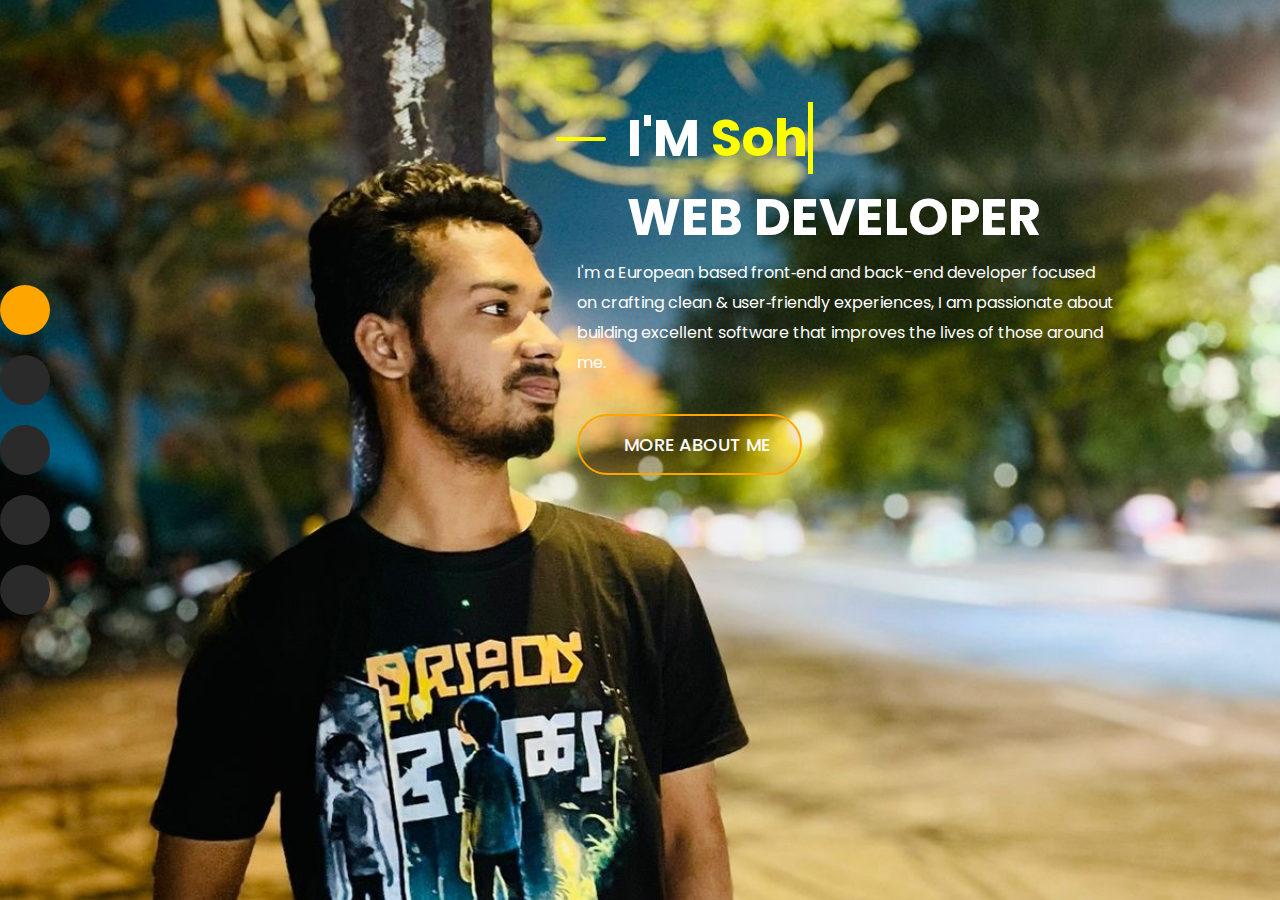
<file: index.html>
<!DOCTYPE html>
<html lang="en">
<head>
    <meta charset="UTF-8">
    <meta name="viewport" content="width=device-width, initial-scale=1.0">
    <title>Developer Sohel</title>
    <link rel="icon" href="images/me1.jpg">
    <link rel="stylesheet" href="css/bootstrap.min.css">
    <link rel="stylesheet" href="css/index.css">
    <link rel="stylesheet" href="https://cdnjs.cloudflare.com/ajax/libs/font-awesome/6.5.1/css/all.min.css" integrity="sha512-DTOQO9RWCH3ppGqcWaEA1BIZOC6xxalwEsw9c2QQeAIftl+Vegovlnee1c9QX4TctnWMn13TZye+giMm8e2LwA==" crossorigin="anonymous" referrerpolicy="no-referrer"/>
    <link href="https://fonts.googleapis.com/css2?family=Poppins:ital,wght@0,400;0,500;0,600;0,700;0,800;0,900;1,300&display=swap" rel="stylesheet">
</head>
<body>
    <nav>
        <div class="button">
            <div class="icon">
                <a href="index.html"><i class="fa-sharp fa-solid fa-house"></i></a>
            </div>
            <a href="index.html">HOME</a>
        </div>
        <div class="button">
            <div class="icon">
                <a href="about.html"><i class="fa-solid fa-id-card"></i></a>
            </div>
            <a href="about.html">ABOUT</a>
        </div>
        <div class="button">
            <div class="icon">
                <a href="portfolio.html"><i class="fa-solid fa-briefcase"></i></a>
            </div>
            <a href="portfolio.html">PORTFOLIO</a>
        </div>
        <div class="button">
            <div class="icon">
                <a href="contact.html"><i class="fa-solid fa-envelope"></i></a>
            </div>
            <a href="contact.html">CONTACT</a>
        </div>
        <div class="button">
            <div class="icon">
                <a href="blog.html"><i class="fa-solid fa-pencil"></i></a>
            </div>
            <a href="blog.html">BLOG</a>
        </div>
    </nav>
    <section id="banner">
        <div class="container">
            <div class="row justify-content-end">
                <div class="col-lg-7">
                    <div class="ban-text">
                        <h1>I'M <span class="type">Sohel Rana.</span></h1>
                        <h2>WEB DEVELOPER</h2>
                        <p>I'm a European based front‑end and back-end developer focused on crafting clean & user‑friendly experiences, I am passionate about building excellent software that improves the lives of those around me.</p>
                        <a href="about.html"><button>MORE ABOUT ME <i class="fa-solid fa-book-open"></i></button></a>
                    </div>
                </div>
            </div>
        </div>
    </section>


    <script src="js/index.js"></script>
</body>
</html>
</file>
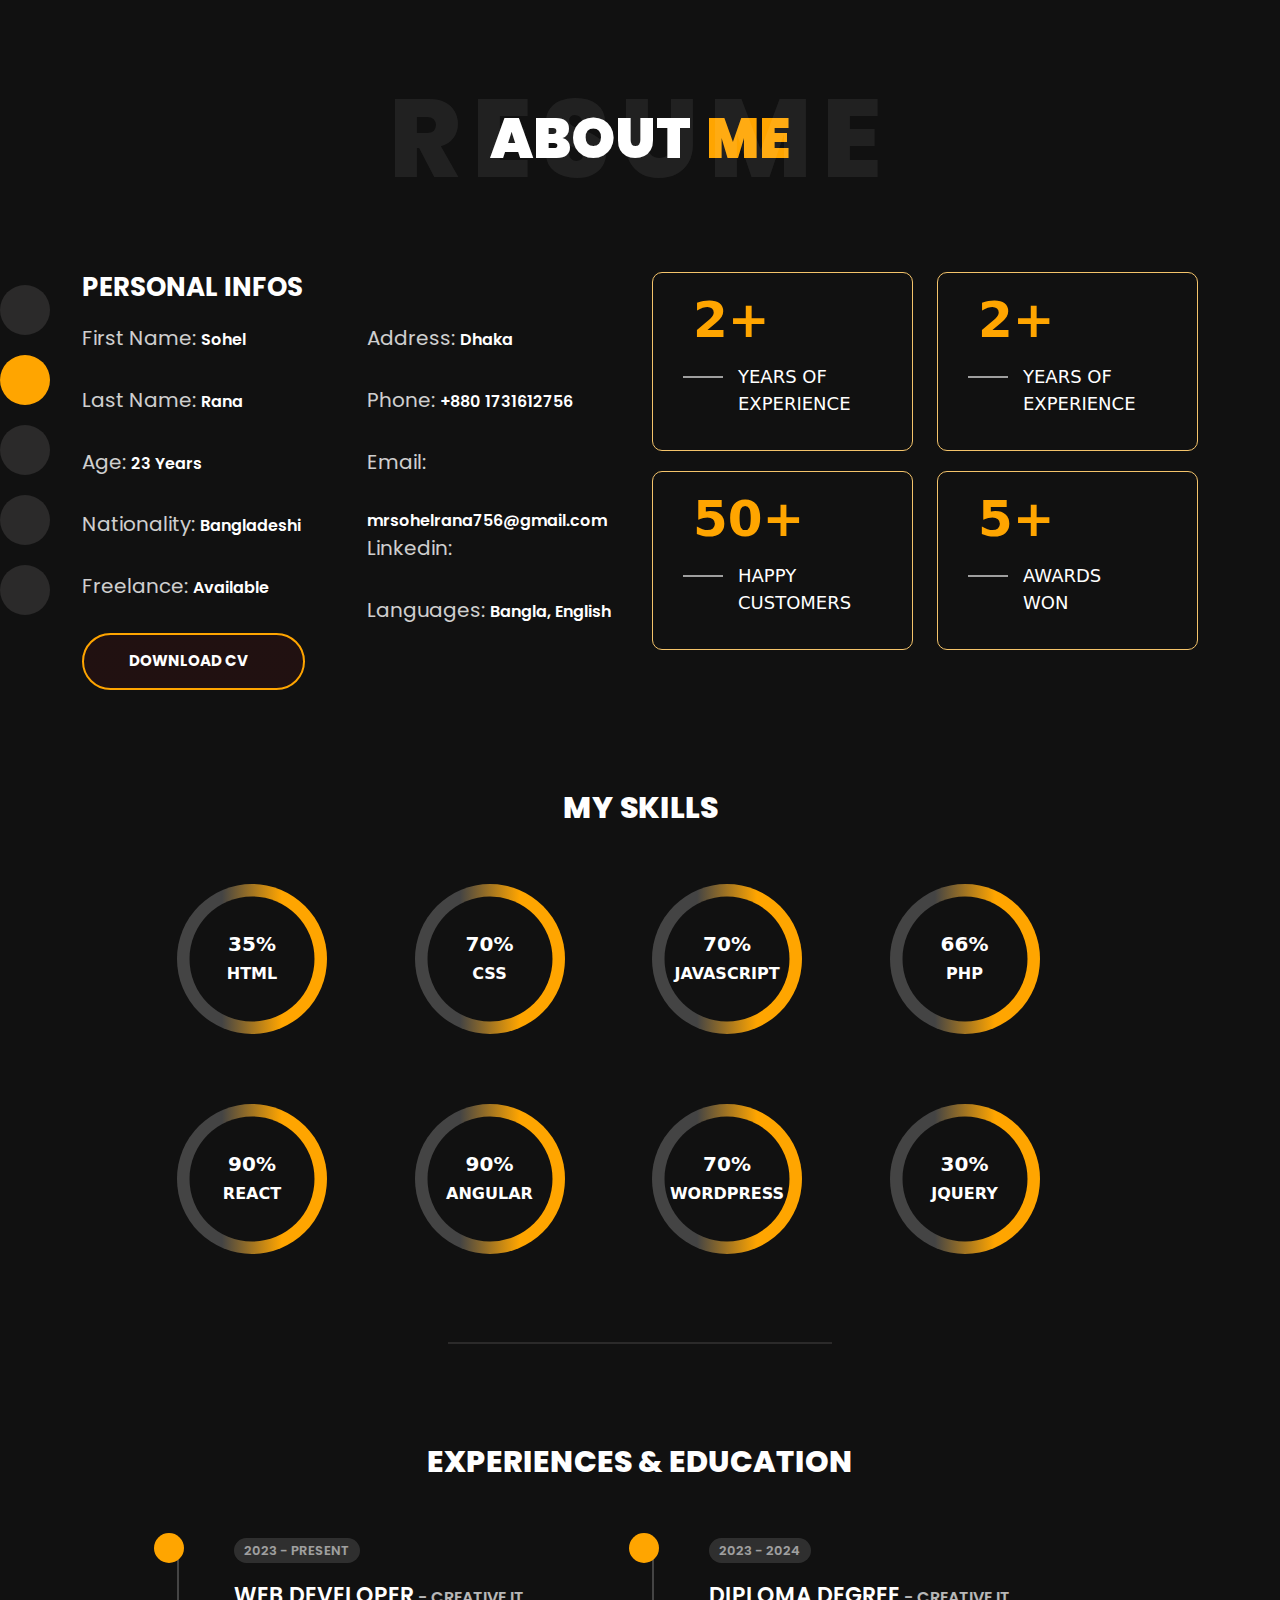
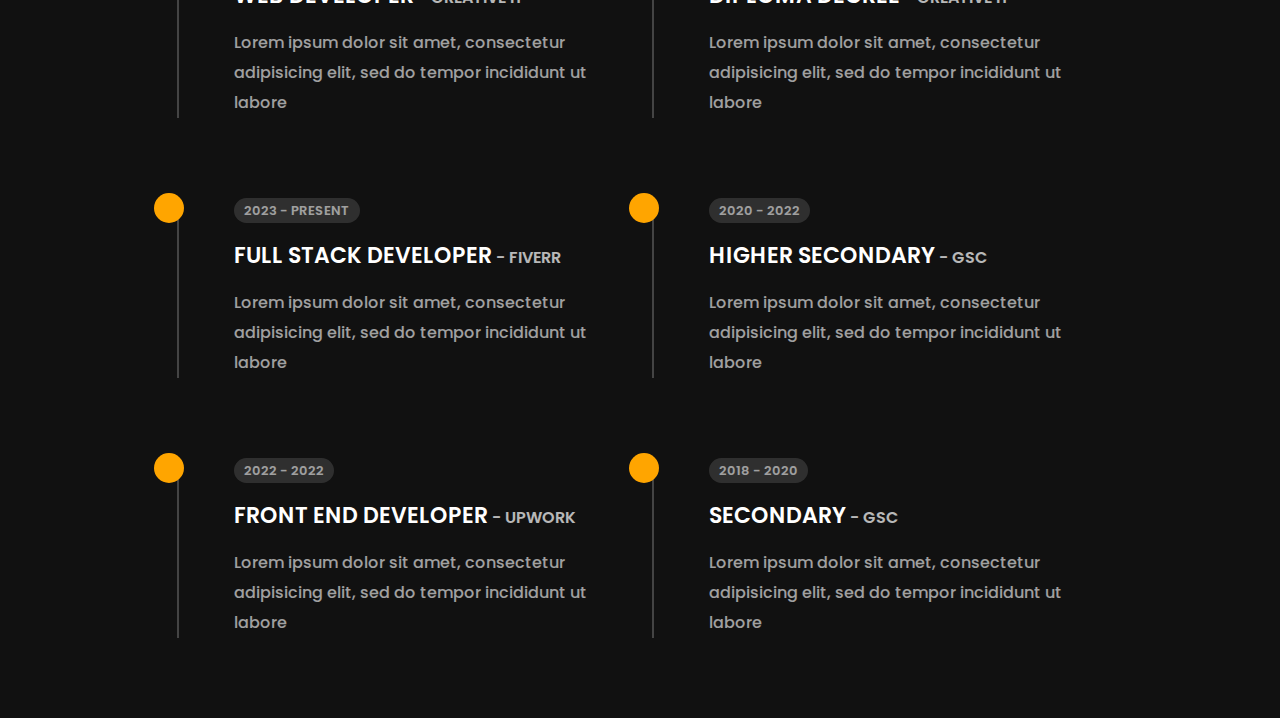
<file: about.html>
<!DOCTYPE html>
<html lang="en">
<head>
    <meta charset="UTF-8">
    <meta name="viewport" content="width=device-width, initial-scale=1.0">
    <title>Developer Sahed</title>
    <link rel="icon" href="images/me1.jpg">
    <link rel="stylesheet" href="css/bootstrap.min.css">
    <link rel="stylesheet" href="css/about.css">
    <link rel="stylesheet" href="https://cdnjs.cloudflare.com/ajax/libs/font-awesome/6.5.1/css/all.min.css" integrity="sha512-DTOQO9RWCH3ppGqcWaEA1BIZOC6xxalwEsw9c2QQeAIftl+Vegovlnee1c9QX4TctnWMn13TZye+giMm8e2LwA==" crossorigin="anonymous" referrerpolicy="no-referrer"/>
    <link href="https://fonts.googleapis.com/css2?family=Poppins:ital,wght@0,400;0,500;0,600;0,700;0,800;0,900;1,300&display=swap" rel="stylesheet">
</head>
<body>
    <nav>
        <div class="button">
            <div class="icon">
                <a href="index.html"><i class="fa-sharp fa-solid fa-house"></i></a>
            </div>
            <a href="index.html">HOME</a>
        </div>
        <div class="button">
            <div class="icon">
                <a href="about.html"><i class="fa-solid fa-id-card"></i></a>
            </div>
            <a href="about.html">ABOUT</a>
        </div>
        <div class="button">
            <div class="icon">
                <a href="portfolio.html"><i class="fa-solid fa-briefcase"></i></a>
            </div>
            <a href="portfolio.html">PORTFOLIO</a>
        </div>
        <div class="button">
            <div class="icon">
                <a href="contact.html"><i class="fa-solid fa-envelope"></i></a>
            </div>
            <a href="contact.html">CONTACT</a>
        </div>
        <div class="button">
            <div class="icon">
                <a href="blog.html"><i class="fa-solid fa-pencil"></i></a>
            </div>
            <a href="blog.html">BLOG</a>
        </div>
    </nav>




    <section id="about">
        <div class="container">
            <div class="row text-center">
                <div class="about-head">
                    <h2>RESUME</h2>
                    <h3>about</h3>
                    <h4>me</h4>
                </div>
            </div>
        </div>
    </section>



    <section id="about-info">
        <div class="container">
            <div class="row">
                <div class="col-lg-6">
                    <div class="row">
                        <div class="all-head">
                            <h2>PERSONAL INFOS</h2>
                        </div>
                        <div class="col-lg-6">
                            <div class="about-left-left">
                                <ul>
                                    <li><p>First Name:</p> <span>Sohel</span></li>
                                    <li><p>Last Name:</p> <span>Rana</span></li>
                                    <li><p>Age:</p> <span>23 Years</span></li>
                                    <li><p>Nationality:</p> <span>Bangladeshi</span></li>
                                    <li><p>Freelance:</p> <span>Available</span></li>
                                </ul>
                                <a href="" target="_blank"><button>Download cv <i class="fa-solid fa-cloud-arrow-down"></i></button></a>
                                <!-- images/CV of Sahed.pdf -->
                            </div>
                        </div>
                        <div class="col-lg-6">
                            <div class="about-left-right">
                                <ul>
                                    <li><p>Address:</p> <span>Dhaka</span></li>
                                    <li><p>Phone:</p> <span>+880 1731612756</span></li>
                                    <li><p>Email:</p> <span>mrsohelrana756@gmail.com</span></li>
                                    <li><p>Linkedin:</p> <span></span></li>
                                    <li><p>Languages:</p> <span>Bangla, English</span></li>
                                </ul>
                            </div>
                        </div>
                    </div>
                </div>
                <div class="col-lg-6">
                    <div class="row">
                        <div class="col-lg-6">
                            <div class="about-right">
                                <h2>2+</h2>
                                <h3>Years of Experience</h3>
                            </div>
                            <div class="about-right">
                                <h2>50+</h2>
                                <h3>Happy Customers</h3>
                            </div>
                        </div>
                        <div class="col-lg-6">
                            <div class="about-right">
                                <h2>2+</h2>
                                <h3>Years of Experience</h3>
                            </div>
                            <div class="about-right">
                                <h2>5+</h2>
                                <h3>Awards <br> Won</h3>
                            </div>
                        </div>
                    </div>
                </div>
            </div>
        </div>
    </section>







    <section id="skills">
        <div class="container">
            <div class="row justify-content-center">
                <div class="skill-head">
                    <h2>My Skills</h2>
                </div>
                <div class="col-lg-10">
                    <div class="row">
                        <div class="col-lg-3">
                            <div class="progress">
                                <div class="pg-text">
                                    <h3>35%</h3>
                                    <h2>HTML</h2>
                                </div>
                            </div>
                            
                        </div>
                        <div class="col-lg-3">
                            <div class="progress">
                                <div class="pg-text">
                                    <h3>70%</h3>
                                    <h2>CSS</h2>
                                </div>
                            </div>
                        </div>
                        <div class="col-lg-3">
                            <div class="progress">
                                <div class="pg-text">
                                    <h3>70%</h3>
                                    <h2>JAVASCRIPT</h2>
                                </div>
                            </div>
                        </div>
                        <div class="col-lg-3">
                            <div class="progress">
                                <div class="pg-text">
                                    <h3>66%</h3>
                                    <h2>PHP</h2>
                                </div>
                            </div>
                        </div>
                    </div>
                </div>
            </div>
            <div class="row justify-content-center">
                <div class="col-lg-10">
                    <div class="row">
                        <div class="col-lg-3">
                            <div class="progress">
                                <div class="pg-text">
                                    <h3>90%</h3>
                                    <h2>REACT</h2>
                                </div>
                            </div>
                        </div>
                        <div class="col-lg-3">
                            <div class="progress">
                                <div class="pg-text">
                                    <h3>90%</h3>
                                    <h2>ANGULAR</h2>
                                </div>
                            </div>
                        </div>
                        <div class="col-lg-3">
                            <div class="progress">
                                <div class="pg-text">
                                    <h3>70%</h3>
                                    <h2>WORDPRESS</h2>
                                </div>
                            </div>
                        </div>
                        <div class="col-lg-3">
                            <div class="progress">
                                <div class="pg-text">
                                    <h3>30%</h3>
                                    <h2>JQUERY</h2>
                                </div>
                            </div>
                        </div>
                    </div>
                </div>
            </div>
    </section>






    <section id="experience">
        <div class="container">
            <div class="row">
                <div class="ex-head">
                    <h2>Experiences & Education</h2>
                </div>
                <div class="col-lg-5 offset-lg-1">
                    <div class="ex-item">
                        <h4>2023 - PRESENT</h4>
                        <h2>WEB DEVELOPER<span> - Creative IT</span></h2>
                        <p>Lorem ipsum dolor sit amet, consectetur adipisicing elit, sed do tempor incididunt ut labore</p>
                        <i class="fa-solid fa-briefcase"></i>
                    </div>
                </div>
                <div class="col-lg-5">
                    <div class="ex-item">
                        <h4>2023 - 2024</h4>
                        <h2>Diploma DEGREE<span> - creative it</span></h2>
                        <p>Lorem ipsum dolor sit amet, consectetur adipisicing elit, sed do tempor incididunt ut labore</p>
                        <i class="fa-solid fa-graduation-cap"></i>
                    </div>
                </div>
                <div class="col-lg-5 offset-lg-1">
                    <div class="ex-item">
                        <h4>2023 - PRESENT</h4>
                        <h2>Full Stack Developer<span> - Fiverr</span></h2>
                        <p>Lorem ipsum dolor sit amet, consectetur adipisicing elit, sed do tempor incididunt ut labore</p>
                        <i class="fa-solid fa-pen-ruler"></i>
                    </div>
                </div>
                <div class="col-lg-5">
                    <div class="ex-item">
                        <h4>2020 - 2022</h4>
                        <h2>Higher Secondary<span> - GSC</span></h2>
                        <p>Lorem ipsum dolor sit amet, consectetur adipisicing elit, sed do tempor incididunt ut labore</p>
                        <i class="fa-solid fa-graduation-cap"></i>
                    </div>
                </div>
                <div class="col-lg-5 offset-lg-1">
                    <div class="ex-item">
                        <h4>2022 - 2022</h4>
                        <h2>Front End DEVELOPER<span> - Upwork</span></h2>
                        <p>Lorem ipsum dolor sit amet, consectetur adipisicing elit, sed do tempor incididunt ut labore</p>
                        <i class="fa-solid fa-bullhorn"></i>
                    </div>
                </div>
                <div class="col-lg-5">
                    <div class="ex-item">
                        <h4>2018 - 2020</h4>
                        <h2>Secondary<span> - GSC</span></h2>
                        <p>Lorem ipsum dolor sit amet, consectetur adipisicing elit, sed do tempor incididunt ut labore</p>
                        <i class="fa-solid fa-graduation-cap"></i>
                    </div>
                </div>
            </div>
        </div>
    </section>

    <button class="backbtn">
        <i class="fa-solid fa-angle-up"></i>
    </button>

    <script src="js/about.js"></script>
</body>
</html>
</file>
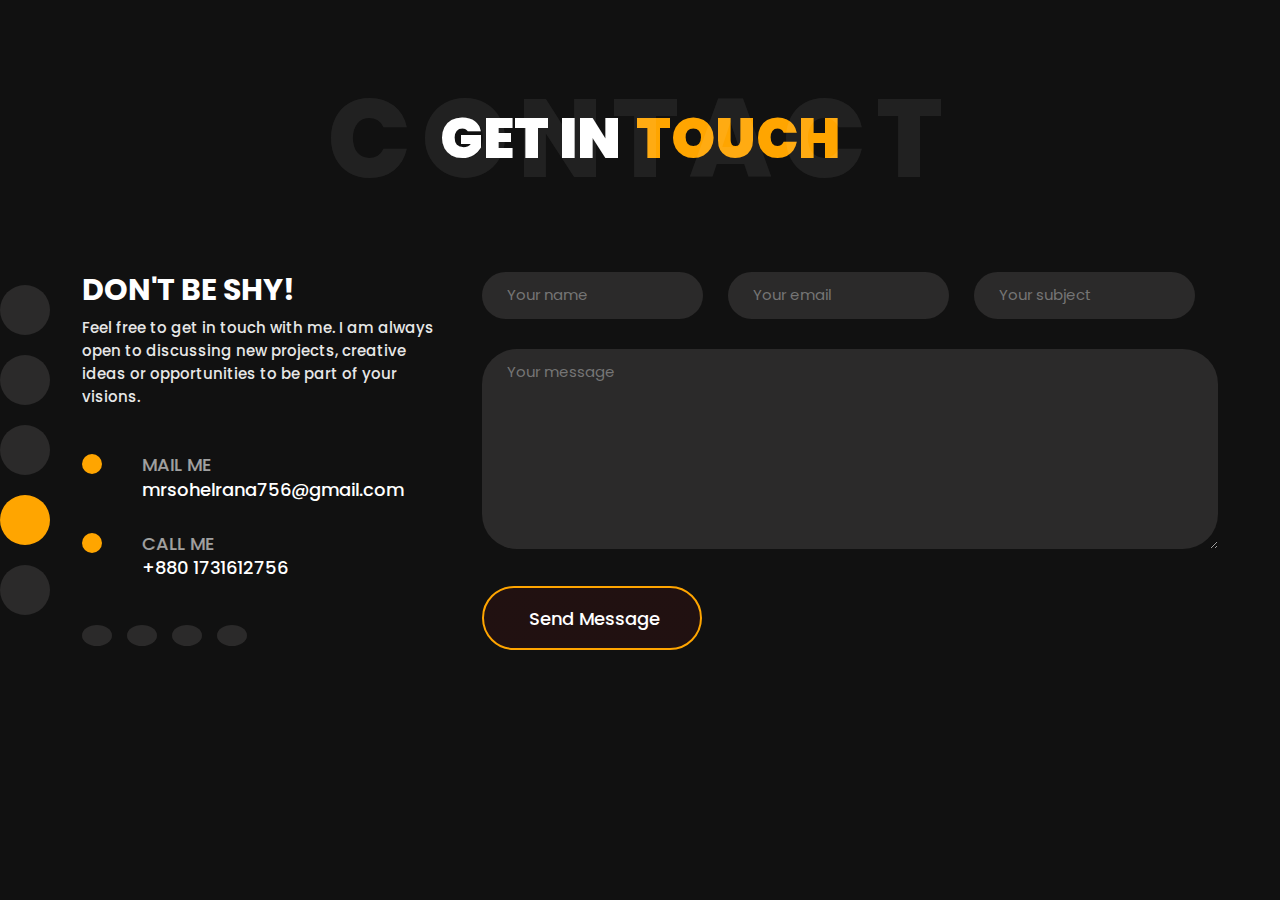
<file: contact.html>
<!DOCTYPE html>
<html lang="en">
<head>
    <meta charset="UTF-8">
    <meta name="viewport" content="width=device-width, initial-scale=1.0">
    <title>Contact - Developer Sahed</title>
    <link rel="icon" href="images/me1.jpg">
    <link rel="stylesheet" href="css/bootstrap.min.css">
    <link rel="stylesheet" href="css/contact.css">
    <link rel="stylesheet" href="https://cdnjs.cloudflare.com/ajax/libs/font-awesome/6.5.1/css/all.min.css" integrity="sha512-DTOQO9RWCH3ppGqcWaEA1BIZOC6xxalwEsw9c2QQeAIftl+Vegovlnee1c9QX4TctnWMn13TZye+giMm8e2LwA==" crossorigin="anonymous" referrerpolicy="no-referrer"/>
    <link href="https://fonts.googleapis.com/css2?family=Poppins:ital,wght@0,400;0,500;0,600;0,700;0,800;0,900;1,300&display=swap" rel="stylesheet">
</head>
<body>
    <nav>
        <div class="button">
            <div class="icon">
                <a href="index.html"><i class="fa-sharp fa-solid fa-house"></i></a>
            </div>
            <a href="index.html">HOME</a>
        </div>
        <div class="button">
            <div class="icon">
                <a href="about.html"><i class="fa-solid fa-id-card"></i></a>
            </div>
            <a href="about.html">ABOUT</a>
        </div>
        <div class="button">
            <div class="icon">
                <a href="portfolio.html"><i class="fa-solid fa-briefcase"></i></a>
            </div>
            <a href="portfolio.html">PORTFOLIO</a>
        </div>
        <div class="button">
            <div class="icon">
                <a href="contact.html"><i class="fa-solid fa-envelope"></i></a>
            </div>
            <a href="contact.html">CONTACT</a>
        </div>
        <div class="button">
            <div class="icon">
                <a href="blog.html"><i class="fa-solid fa-pencil"></i></a>
            </div>
            <a href="blog.html">BLOG</a>
        </div>
    </nav>






    <section id="contact">
        <div class="container">
            <div class="row text-center">
                <div class="about-head">
                    <h2>Contact</h2>
                    <h3>Get In</h3>
                    <h4>Touch</h4>
                </div>
            </div>
        </div>
    </section>





    <section id="contact-form">
        <div class="container">
            <div class="row">
                <div class="col-lg-4">
                    <div class="contact-txt">
                        <h2>DON'T BE SHY!</h2>
                        <p>Feel free to get in touch with me. I am always open to discussing new projects, creative ideas or opportunities to be part of your visions.</p>
                        <div class="mail">
                            <h5>Mail Me</h5>
                            <a href="mailto:mrsohelrana756@gmail.com">mrsohelrana756@gmail.com</a>
                            <i class="fa-solid fa-comment"></i>
                            
                        </div>
                        <div class="mob">
                            <h5>Call Me</h5>
                            <a href="tel:+8801731612756">+880 1731612756</a>
                            <i class="fa-solid fa-phone-flip"></i>
                        </div>
                        <div class="social">
                            <a href="#"><i class="fa-brands fa-facebook"></i></a>
                            <a href="#"><i class="fa-brands fa-twitter"></i></a>
                            <a href="#"><i class="fa-brands fa-github"></i></a>
                            <a href="#"><i class="fa-brands fa-linkedin"></i></a>
                        </div>
                    </div>
                </div>
                <div class="col-lg-8">
                    <div class="contact-item">
                        <form action="">
                            <input type="text" placeholder="Your name">
                            <input type="email" placeholder="Your email">
                            <input type="text" placeholder="Your subject"><br>
                            <textarea name="" id="" cols="" rows="" placeholder="Your message"></textarea>
                            <button type="submit">Send Message <i class="fa-solid fa-paper-plane"></i></button>
                        </form>
                    </div>
                </div>
            </div>
        </div>
    </section>
</body>
</html>
</file>
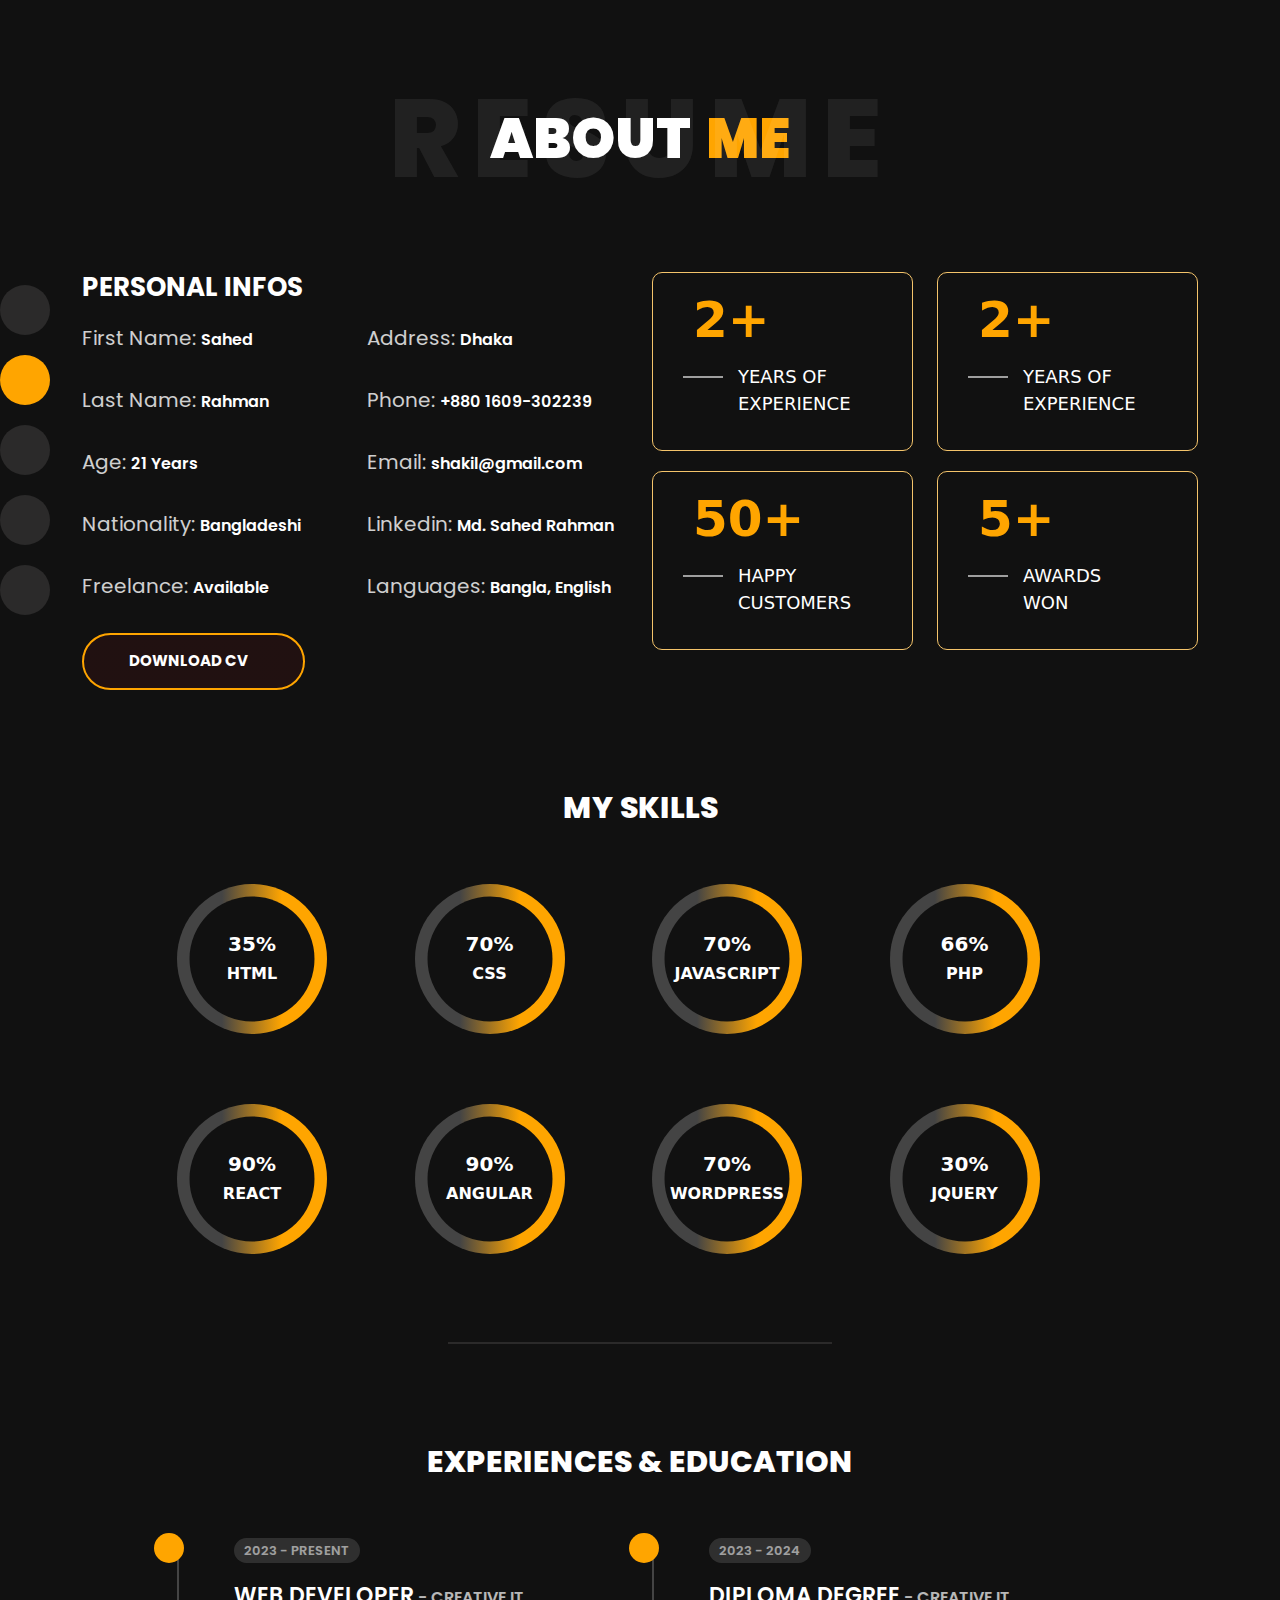
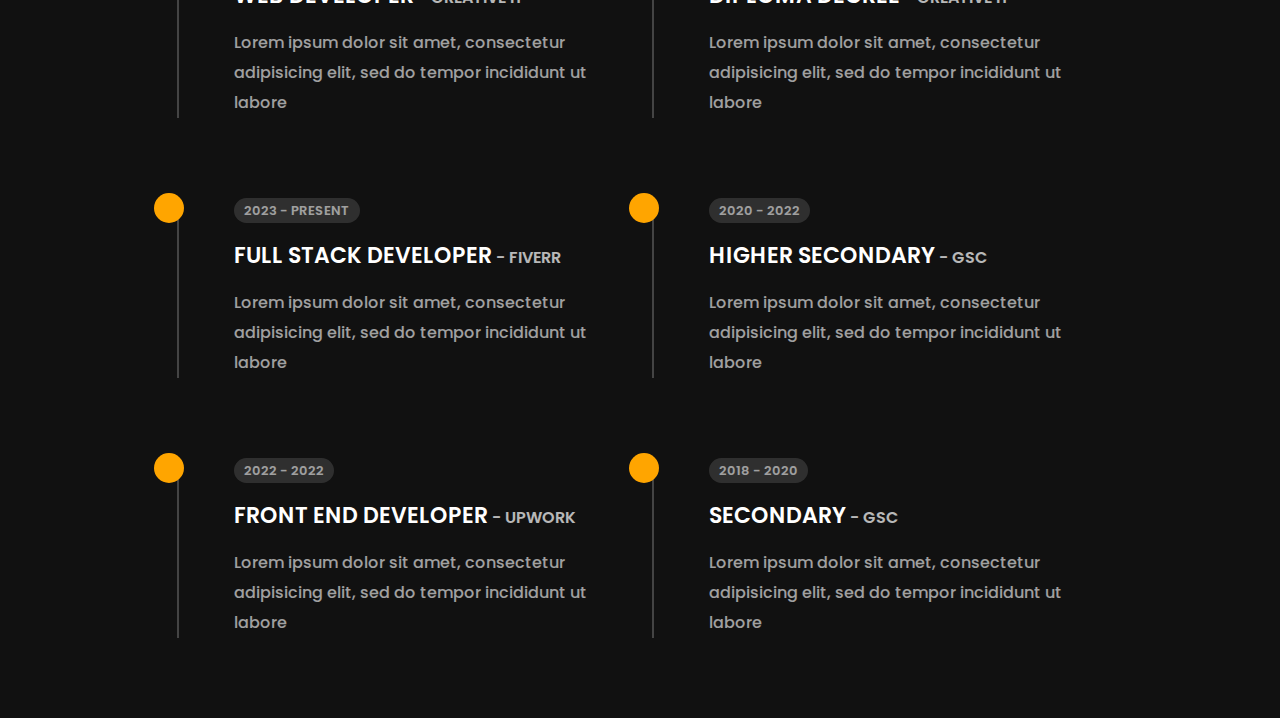
<file: Portfolio-master/about.html>
<!DOCTYPE html>
<html lang="en">
<head>
    <meta charset="UTF-8">
    <meta name="viewport" content="width=device-width, initial-scale=1.0">
    <title>Developer Sahed</title>
    <link rel="icon" href="images/me1.jpg">
    <link rel="stylesheet" href="css/bootstrap.min.css">
    <link rel="stylesheet" href="css/about.css">
    <link rel="stylesheet" href="https://cdnjs.cloudflare.com/ajax/libs/font-awesome/6.5.1/css/all.min.css" integrity="sha512-DTOQO9RWCH3ppGqcWaEA1BIZOC6xxalwEsw9c2QQeAIftl+Vegovlnee1c9QX4TctnWMn13TZye+giMm8e2LwA==" crossorigin="anonymous" referrerpolicy="no-referrer"/>
    <link href="https://fonts.googleapis.com/css2?family=Poppins:ital,wght@0,400;0,500;0,600;0,700;0,800;0,900;1,300&display=swap" rel="stylesheet">
</head>
<body>
    <nav>
        <div class="button">
            <div class="icon">
                <a href="index.html"><i class="fa-sharp fa-solid fa-house"></i></a>
            </div>
            <a href="index.html">HOME</a>
        </div>
        <div class="button">
            <div class="icon">
                <a href="about.html"><i class="fa-solid fa-id-card"></i></a>
            </div>
            <a href="about.html">ABOUT</a>
        </div>
        <div class="button">
            <div class="icon">
                <a href="portfolio.html"><i class="fa-solid fa-briefcase"></i></a>
            </div>
            <a href="portfolio.html">PORTFOLIO</a>
        </div>
        <div class="button">
            <div class="icon">
                <a href="contact.html"><i class="fa-solid fa-envelope"></i></a>
            </div>
            <a href="contact.html">CONTACT</a>
        </div>
        <div class="button">
            <div class="icon">
                <a href="blog.html"><i class="fa-solid fa-pencil"></i></a>
            </div>
            <a href="blog.html">BLOG</a>
        </div>
    </nav>




    <section id="about">
        <div class="container">
            <div class="row text-center">
                <div class="about-head">
                    <h2>RESUME</h2>
                    <h3>about</h3>
                    <h4>me</h4>
                </div>
            </div>
        </div>
    </section>



    <section id="about-info">
        <div class="container">
            <div class="row">
                <div class="col-lg-6">
                    <div class="row">
                        <div class="all-head">
                            <h2>PERSONAL INFOS</h2>
                        </div>
                        <div class="col-lg-6">
                            <div class="about-left-left">
                                <ul>
                                    <li><p>First Name:</p> <span>Sahed</span></li>
                                    <li><p>Last Name:</p> <span>Rahman</span></li>
                                    <li><p>Age:</p> <span>21 Years</span></li>
                                    <li><p>Nationality:</p> <span>Bangladeshi</span></li>
                                    <li><p>Freelance:</p> <span>Available</span></li>
                                </ul>
                                <a href="images/CV of Sahed.pdf" target="_blank"><button>Download cv <i class="fa-solid fa-cloud-arrow-down"></i></button></a>
                            </div>
                        </div>
                        <div class="col-lg-6">
                            <div class="about-left-right">
                                <ul>
                                    <li><p>Address:</p> <span>Dhaka</span></li>
                                    <li><p>Phone:</p> <span>+880 1609-302239</span></li>
                                    <li><p>Email:</p> <span>shakil@gmail.com</span></li>
                                    <li><p>Linkedin:</p> <span>Md. Sahed Rahman</span></li>
                                    <li><p>Languages:</p> <span>Bangla, English</span></li>
                                </ul>
                            </div>
                        </div>
                    </div>
                </div>
                <div class="col-lg-6">
                    <div class="row">
                        <div class="col-lg-6">
                            <div class="about-right">
                                <h2>2+</h2>
                                <h3>Years of Experience</h3>
                            </div>
                            <div class="about-right">
                                <h2>50+</h2>
                                <h3>Happy Customers</h3>
                            </div>
                        </div>
                        <div class="col-lg-6">
                            <div class="about-right">
                                <h2>2+</h2>
                                <h3>Years of Experience</h3>
                            </div>
                            <div class="about-right">
                                <h2>5+</h2>
                                <h3>Awards <br> Won</h3>
                            </div>
                        </div>
                    </div>
                </div>
            </div>
        </div>
    </section>







    <section id="skills">
        <div class="container">
            <div class="row justify-content-center">
                <div class="skill-head">
                    <h2>My Skills</h2>
                </div>
                <div class="col-lg-10">
                    <div class="row">
                        <div class="col-lg-3">
                            <div class="progress">
                                <div class="pg-text">
                                    <h3>35%</h3>
                                    <h2>HTML</h2>
                                </div>
                            </div>
                            
                        </div>
                        <div class="col-lg-3">
                            <div class="progress">
                                <div class="pg-text">
                                    <h3>70%</h3>
                                    <h2>CSS</h2>
                                </div>
                            </div>
                        </div>
                        <div class="col-lg-3">
                            <div class="progress">
                                <div class="pg-text">
                                    <h3>70%</h3>
                                    <h2>JAVASCRIPT</h2>
                                </div>
                            </div>
                        </div>
                        <div class="col-lg-3">
                            <div class="progress">
                                <div class="pg-text">
                                    <h3>66%</h3>
                                    <h2>PHP</h2>
                                </div>
                            </div>
                        </div>
                    </div>
                </div>
            </div>
            <div class="row justify-content-center">
                <div class="col-lg-10">
                    <div class="row">
                        <div class="col-lg-3">
                            <div class="progress">
                                <div class="pg-text">
                                    <h3>90%</h3>
                                    <h2>REACT</h2>
                                </div>
                            </div>
                        </div>
                        <div class="col-lg-3">
                            <div class="progress">
                                <div class="pg-text">
                                    <h3>90%</h3>
                                    <h2>ANGULAR</h2>
                                </div>
                            </div>
                        </div>
                        <div class="col-lg-3">
                            <div class="progress">
                                <div class="pg-text">
                                    <h3>70%</h3>
                                    <h2>WORDPRESS</h2>
                                </div>
                            </div>
                        </div>
                        <div class="col-lg-3">
                            <div class="progress">
                                <div class="pg-text">
                                    <h3>30%</h3>
                                    <h2>JQUERY</h2>
                                </div>
                            </div>
                        </div>
                    </div>
                </div>
            </div>
    </section>






    <section id="experience">
        <div class="container">
            <div class="row">
                <div class="ex-head">
                    <h2>Experiences & Education</h2>
                </div>
                <div class="col-lg-5 offset-lg-1">
                    <div class="ex-item">
                        <h4>2023 - PRESENT</h4>
                        <h2>WEB DEVELOPER<span> - Creative IT</span></h2>
                        <p>Lorem ipsum dolor sit amet, consectetur adipisicing elit, sed do tempor incididunt ut labore</p>
                        <i class="fa-solid fa-briefcase"></i>
                    </div>
                </div>
                <div class="col-lg-5">
                    <div class="ex-item">
                        <h4>2023 - 2024</h4>
                        <h2>Diploma DEGREE<span> - creative it</span></h2>
                        <p>Lorem ipsum dolor sit amet, consectetur adipisicing elit, sed do tempor incididunt ut labore</p>
                        <i class="fa-solid fa-graduation-cap"></i>
                    </div>
                </div>
                <div class="col-lg-5 offset-lg-1">
                    <div class="ex-item">
                        <h4>2023 - PRESENT</h4>
                        <h2>Full Stack Developer<span> - Fiverr</span></h2>
                        <p>Lorem ipsum dolor sit amet, consectetur adipisicing elit, sed do tempor incididunt ut labore</p>
                        <i class="fa-solid fa-pen-ruler"></i>
                    </div>
                </div>
                <div class="col-lg-5">
                    <div class="ex-item">
                        <h4>2020 - 2022</h4>
                        <h2>Higher Secondary<span> - GSC</span></h2>
                        <p>Lorem ipsum dolor sit amet, consectetur adipisicing elit, sed do tempor incididunt ut labore</p>
                        <i class="fa-solid fa-graduation-cap"></i>
                    </div>
                </div>
                <div class="col-lg-5 offset-lg-1">
                    <div class="ex-item">
                        <h4>2022 - 2022</h4>
                        <h2>Front End DEVELOPER<span> - Upwork</span></h2>
                        <p>Lorem ipsum dolor sit amet, consectetur adipisicing elit, sed do tempor incididunt ut labore</p>
                        <i class="fa-solid fa-bullhorn"></i>
                    </div>
                </div>
                <div class="col-lg-5">
                    <div class="ex-item">
                        <h4>2018 - 2020</h4>
                        <h2>Secondary<span> - GSC</span></h2>
                        <p>Lorem ipsum dolor sit amet, consectetur adipisicing elit, sed do tempor incididunt ut labore</p>
                        <i class="fa-solid fa-graduation-cap"></i>
                    </div>
                </div>
            </div>
        </div>
    </section>

    <button class="backbtn">
        <i class="fa-solid fa-angle-up"></i>
    </button>

    <script src="js/about.js"></script>
</body>
</html>
</file>
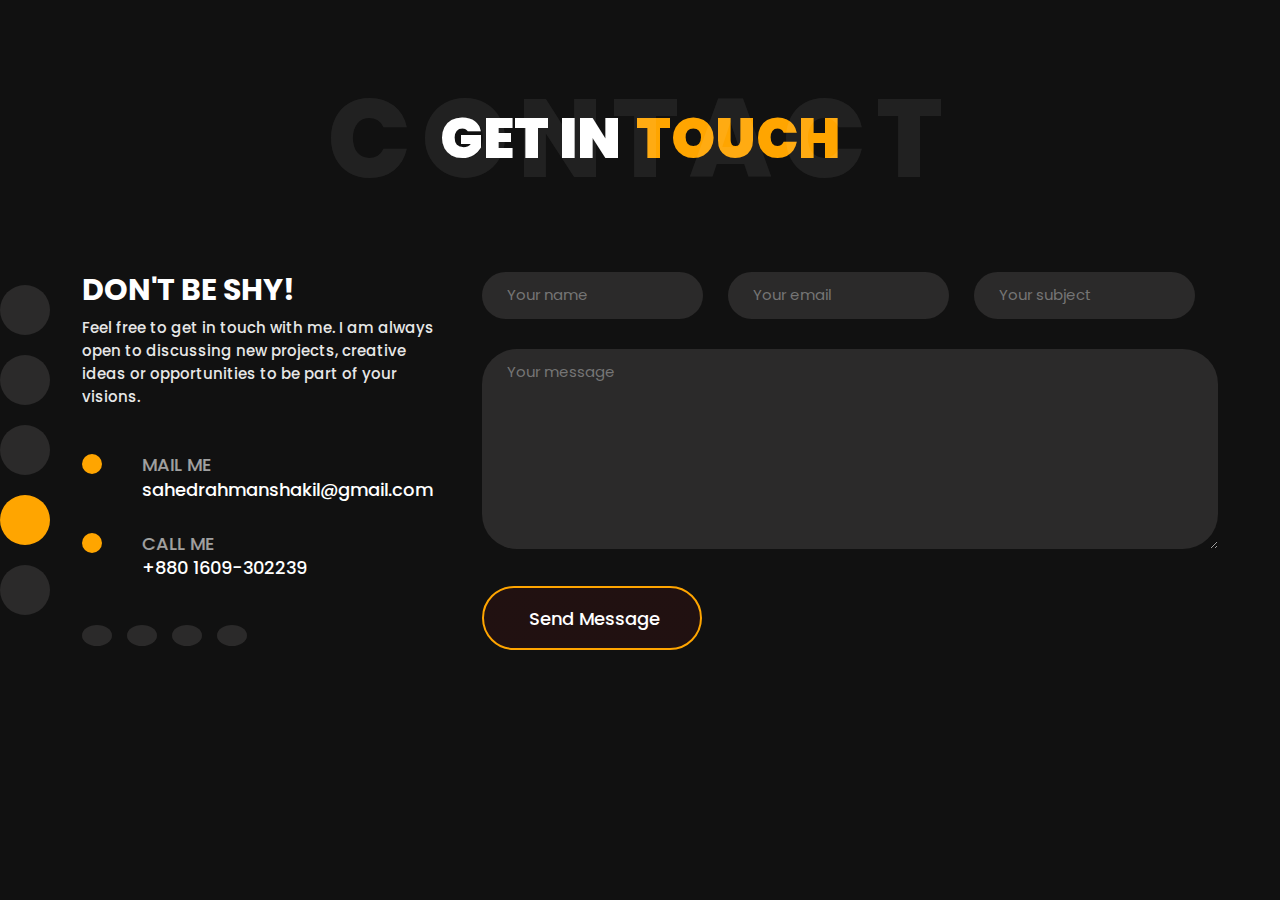
<file: Portfolio-master/contact.html>
<!DOCTYPE html>
<html lang="en">
<head>
    <meta charset="UTF-8">
    <meta name="viewport" content="width=device-width, initial-scale=1.0">
    <title>Contact - Developer Sahed</title>
    <link rel="icon" href="images/me1.jpg">
    <link rel="stylesheet" href="css/bootstrap.min.css">
    <link rel="stylesheet" href="css/contact.css">
    <link rel="stylesheet" href="https://cdnjs.cloudflare.com/ajax/libs/font-awesome/6.5.1/css/all.min.css" integrity="sha512-DTOQO9RWCH3ppGqcWaEA1BIZOC6xxalwEsw9c2QQeAIftl+Vegovlnee1c9QX4TctnWMn13TZye+giMm8e2LwA==" crossorigin="anonymous" referrerpolicy="no-referrer"/>
    <link href="https://fonts.googleapis.com/css2?family=Poppins:ital,wght@0,400;0,500;0,600;0,700;0,800;0,900;1,300&display=swap" rel="stylesheet">
</head>
<body>
    <nav>
        <div class="button">
            <div class="icon">
                <a href="index.html"><i class="fa-sharp fa-solid fa-house"></i></a>
            </div>
            <a href="index.html">HOME</a>
        </div>
        <div class="button">
            <div class="icon">
                <a href="about.html"><i class="fa-solid fa-id-card"></i></a>
            </div>
            <a href="about.html">ABOUT</a>
        </div>
        <div class="button">
            <div class="icon">
                <a href="portfolio.html"><i class="fa-solid fa-briefcase"></i></a>
            </div>
            <a href="portfolio.html">PORTFOLIO</a>
        </div>
        <div class="button">
            <div class="icon">
                <a href="contact.html"><i class="fa-solid fa-envelope"></i></a>
            </div>
            <a href="contact.html">CONTACT</a>
        </div>
        <div class="button">
            <div class="icon">
                <a href="blog.html"><i class="fa-solid fa-pencil"></i></a>
            </div>
            <a href="blog.html">BLOG</a>
        </div>
    </nav>






    <section id="contact">
        <div class="container">
            <div class="row text-center">
                <div class="about-head">
                    <h2>Contact</h2>
                    <h3>Get In</h3>
                    <h4>Touch</h4>
                </div>
            </div>
        </div>
    </section>





    <section id="contact-form">
        <div class="container">
            <div class="row">
                <div class="col-lg-4">
                    <div class="contact-txt">
                        <h2>DON'T BE SHY!</h2>
                        <p>Feel free to get in touch with me. I am always open to discussing new projects, creative ideas or opportunities to be part of your visions.</p>
                        <div class="mail">
                            <h5>Mail Me</h5>
                            <a href="mailto:sahedrahmanshakil@gmail.com">sahedrahmanshakil@gmail.com</a>
                            <i class="fa-solid fa-comment"></i>
                            
                        </div>
                        <div class="mob">
                            <h5>Call Me</h5>
                            <a href="tel:+8801609302239">+880 1609-302239</a>
                            <i class="fa-solid fa-phone-flip"></i>
                        </div>
                        <div class="social">
                            <a href="#"><i class="fa-brands fa-facebook"></i></a>
                            <a href="#"><i class="fa-brands fa-twitter"></i></a>
                            <a href="#"><i class="fa-brands fa-github"></i></a>
                            <a href="#"><i class="fa-brands fa-linkedin"></i></a>
                        </div>
                    </div>
                </div>
                <div class="col-lg-8">
                    <div class="contact-item">
                        <form action="">
                            <input type="text" placeholder="Your name">
                            <input type="email" placeholder="Your email">
                            <input type="text" placeholder="Your subject"><br>
                            <textarea name="" id="" cols="" rows="" placeholder="Your message"></textarea>
                            <button type="submit">Send Message <i class="fa-solid fa-paper-plane"></i></button>
                        </form>
                    </div>
                </div>
            </div>
        </div>
    </section>
</body>
</html>
</file>
<file: css/index.css>
*{
    margin: 0;
    padding: 0;
}
a{
    text-decoration: none;
}
ul{
    list-style: none;
    padding-left: 0;
}
body{
    background: url(../images/cover.jpeg) no-repeat center / cover;
}
nav{
    animation: ami 2s;
    position: fixed;
    top: 50%;
    left: 0;
    transform: translateY(-50%);
    -webkit-transform: translateY(-50%);
    -moz-transform: translateY(-50%);
    -ms-transform: translateY(-50%);
    -o-transform: translateY(-50%);
    -webkit-animation: ami 1.5s;
}
@keyframes ami{
    0%{
        margin-left: -50px;
    }
    100%{
        margin-left: 0;
    }
}
nav .button{
    align-items: center;
    overflow: hidden;
    margin: 20px 0;
    height: 50px;
    width: 50px;
    border-radius: 50px;
    background-color: #2b2a2a;
    transition: all 0.3s ease-out;
    -webkit-transition: all 0.3s ease-out;
    -moz-transition: all 0.3s ease-out;
    -ms-transition: all 0.3s ease-out;
    -o-transition: all 0.3s ease-out;
    -webkit-border-radius: 50px;
    -moz-border-radius: 50px;
    -ms-border-radius: 50px;
    -o-border-radius: 50px;
}
nav .button:first-child{
    background-color: orange;
}
nav .button:hover{
    background-color: orange;
    width: 150px;
    border-radius: 50px;
    -webkit-border-radius: 50px;
    -moz-border-radius: 50px;
    -ms-border-radius: 50px;
    -o-border-radius: 50px;
}
nav .button .icon{
    color: #fff;
    display: inline-block;
    margin-top: -5px;
    height: 50px;
    width: 50px;
    text-align: center;
}
nav .button .icon i{
    font-size: 20px;
    line-height: 60px;
}
.button a{
    font-size: 15px;
    font-weight: 500;
    font-family: Poppins;
    color: #fff;
}
#banner{
    padding: 90px 0 150px 0;
}
.ban-img{
    margin-top: 50px;
}
.ban-text h1 {
    font-family: Poppins;
    font-size: 51px;
    font-weight: 700;
    margin: 18px 0 10px;
    position: relative;
    padding-left: 70px;
    color: #fff;
}
.ban-text h1::after{
    content: "";
    position: absolute;
    top: 50%;
    left: -1px;
    height: 4px;
    width: 50px;
    border-radius: 4px;
    background: yellow;
    transform: translateY(-50%);
    -webkit-transform: translateY(-50%);
    -moz-transform: translateY(-50%);
    -ms-transform: translateY(-50%);
    -o-transform: translateY(-50%);
    -webkit-border-radius: 4px;
    -moz-border-radius: 4px;
    -ms-border-radius: 4px;
    -o-border-radius: 4px;
}
.type{
    position: relative;
    color: yellow !important;
}
.type::after{
    content: '';
    position: absolute;
    top: 50%;
    right: -5px;
    height: 100%;
    width: 5px;
    background-color: yellow;
    transform: translateY(-50%);
    -webkit-transform: translateY(-50%);
    -moz-transform: translateY(-50%);
    -ms-transform: translateY(-50%);
    -o-transform: translateY(-50%);
}
.ban-text h2{
    font-family: Poppins;
    font-size: 51px;
    font-weight: 700;
    margin: 18px 0 10px;
    padding-left: 70px;
    color: #fff;
}
.ban-text p{
    font-family: Poppins;
    padding: 0 80px 20px 20px;
    font-weight: 400;
    font-size: 16px;
    line-height: 30px;
    color: #fff;
}
.ban-text button{
    color: #fff;
    font-size: 18px;
    font-family: Poppins;
    font-weight: 500;
    padding: 15px 20px 15px 45px;
    margin-left: 20px;
    border: 2px solid orange;
    border-radius: 35px;
    background: linear-gradient(to right, #f111 50%, orange 50%);
    background-size: 200% 100%;
    transition: 0.6s;
    -webkit-transition: 0.6s;
    -moz-transition: 0.6s;
    -ms-transition: 0.6s;
    -o-transition: 0.6s;
}
.ban-text i{
    padding-left: 10px;
}
.ban-text button:hover{
    background-position: right;
}
</file>
<file: css/about.css>
*{
    margin: 0;
    padding: 0;
    box-sizing: border-box;
}
a{
    text-decoration: none;
}
ul{
    list-style: none;
    padding: 0;
    margin: 0;
}
body{
    background: #111;
}
nav{
    animation: ami 1.5s;
    position: fixed;
    top: 50%;
    left: 0;
    z-index: 999;
    transform: translateY(-50%);
    -webkit-transform: translateY(-50%);
    -moz-transform: translateY(-50%);
    -ms-transform: translateY(-50%);
    -o-transform: translateY(-50%);
    -webkit-animation: ami 1.5s;
}
@keyframes ami{
    0%{
        margin-left: -50px;
    }
    100%{
        margin-left: 0;
    }
}
nav .button{
    align-items: center;
    overflow: hidden;
    margin: 20px 0;
    height: 50px;
    width: 50px;
    border-radius: 50px;
    background-color: #2b2a2a;
    transition: all 0.3s ease-out;
    -webkit-transition: all 0.3s ease-out;
    -moz-transition: all 0.3s ease-out;
    -ms-transition: all 0.3s ease-out;
    -o-transition: all 0.3s ease-out;
    -webkit-border-radius: 50px;
    -moz-border-radius: 50px;
    -ms-border-radius: 50px;
    -o-border-radius: 50px;
}
nav .button:nth-child(2){
    background-color: orange;
}
nav .button:hover{
    background-color: orange;
    width: 150px;
    border-radius: 50px;
    -webkit-border-radius: 50px;
    -moz-border-radius: 50px;
    -ms-border-radius: 50px;
    -o-border-radius: 50px;
}
nav .button .icon{
    color: #fff;
    display: inline-block;
    margin-top: -5px;
    height: 50px;
    width: 50px;
    text-align: center;
}
nav .button .icon i{
    font-size: 20px;
    line-height: 60px;
}
.button a{
    font-size: 15px;
    font-weight: 500;
    font-family: Poppins;
    color: #fff;
}






.about-head h2 {
    font-size: 110px;
    letter-spacing: 10px;
    line-height: 0.7;
    position: absolute;
    left: 50%;
    top: 100px;
    text-transform: uppercase;
    font-weight: 800;
    font-family: Poppins;
    transform: translateX(-50%);
    color: rgba(255, 255, 255, 0.07);
    -webkit-transform: translateX(-50%);
    -moz-transform: translateX(-50%);
    -ms-transform: translateX(-50%);
    -o-transform: translateX(-50%);
}
.about-head h3 {
    padding: 105px 0 100px 0;
    font-size: 56px;
    font-weight: 900 !important;
    color: #fff !important;
    text-transform: uppercase;
    margin: 0;
    display: inline-block;
    padding-right: 10px;
    font-family: Poppins;
}
.about-head h4 {
    display: inline-block;
    font-size: 56px;
    font-weight: 900 !important;
    color: orange !important;
    text-transform: uppercase;
    margin: 0;
    font-family: Poppins;
}




#about-info{
    padding-bottom: 100px;
}
.all-head h2 {
    padding-bottom: 20px;
    font-weight: 700;
    color: #fff;
    font-size: 26px;
    margin: 0;
    font-family: Poppins;
}
.about-left-left ul li p{
    display: inline-block;
    padding-bottom: 16px;
    color: #fff;
    font-weight: 400;
    font-size: 20px;
    opacity: .8;
    text-transform: capitalize;
    font-family: Poppins;
}
.about-left-left ul li span {
    color: #fff;
    font-weight: 600;
    font-size: 16px;
    opacity: 1 !important;
    text-transform: capitalize;
    font-family: Poppins;
}
.about-left-right ul li p{
    display: inline-block;
    padding-bottom: 16px;
    color: #fff;
    font-weight: 400;
    font-size: 20px;
    opacity: .8;
    text-transform: capitalize;
    font-family: Poppins;
}
.about-left-right ul li span {
    color: #fff;
    font-weight: 600;
    font-size: 16px;
    opacity: 1 !important;
    font-family: Poppins;
}
.about-right{
    padding: 20px 30px 25px 40px;
    border: 1px solid rgb(244, 196, 107);
    margin-bottom: 20px;
    border-radius: 10px;
    -webkit-border-radius: 10px;
    -moz-border-radius: 10px;
    -ms-border-radius: 10px;
    -o-border-radius: 10px;
}
.about-right h2 {
    position: relative;
    display: inline-block;
    margin: 0;
    font-size: 50px;
    font-weight: 700;
    line-height: 110%;
    color: orange;
}
.about-right h3 {
    text-transform: uppercase;
    padding: 15px 0 0 45px;
    font-weight: 400;
    font-size: 18px;
    line-height: 27px;
    color: #fff;
    position: relative;
}
.about-right h3::after{
    content: "";
    position: absolute;
    top: 40%;
    left: -10px;
    height: 2px;
    width: 40px;
    background-color: #fff;
    opacity: 0.6;
}
.about-left-left button{
    text-transform: uppercase;
    color: #fff;
    font-size: 15px;
    font-family: Poppins;
    font-weight: 700;
    padding: 15px 45px;
    border: 2px solid orange;
    border-radius: 35px;
    background: linear-gradient(to right, #f111 50%, orange 50%);
    background-size: 200% 100%;
    transition: 0.6s;
    -webkit-transition: 0.6s;
    -moz-transition: 0.6s;
    -ms-transition: 0.6s;
    -o-transition: 0.6s;
}
.about-left-left i{
    padding-left: 10px;
}
.about-left-left button:hover{
    background-position: right;
}





#skills{
    padding-bottom: 20px;
    margin-bottom: 100px;
    position: relative;
}
#skills::after{
    content: "";
    position: absolute;
    left: 50%;
    bottom: 0;
    transform: translateX(-50%);
    height: 2px;
    width: 30%;
    background-color: #2b2a2a;
    -webkit-transform: translateX(-50%);
    -moz-transform: translateX(-50%);
    -ms-transform: translateX(-50%);
    -o-transform: translateX(-50%);
}
.skill-head h2{
    text-align: center;
    color: #fff;
    font-size: 30px;
    text-transform: uppercase;
    font-family: Poppins;
    font-weight: 800;
    padding-bottom: 50px;
}
.progress{
    margin-bottom: 70px;
    position: relative;
    align-items: center;
    height: 150px;
    width: 150px;
    border-radius: 50%;
    background: linear-gradient(to right, #444 30%, orange 70%);
    -webkit-border-radius: 50%;
    -moz-border-radius: 50%;
    -ms-border-radius: 50%;
    -o-border-radius: 50%;
}
.pg-text h3{
    font-weight: 600;
    font-size: 20px;
    color: #FFF;
}
.pg-text h2{
    font-weight: 800;
    font-size: 16px;
    color: #FFF;
}
.pg-text{
    padding-top: 35px;
    height: 125px;
    width: 125px;
    background-color: #111;
    border-radius: 50%;
    text-align: center;
    position: absolute;
    z-index: 5;
    color: #fff;
    top: 50%;
    left: 50%;
    transform: translate(-50%, -50%);
    -webkit-transform: translate(-50%, -50%);
    -moz-transform: translate(-50%, -50%);
    -ms-transform: translate(-50%, -50%);
    -o-transform: translate(-50%, -50%);
    -webkit-border-radius: 50%;
    -moz-border-radius: 50%;
    -ms-border-radius: 50%;
    -o-border-radius: 50%;
}









.ex-head h2{
    text-align: center;
    color: #fff;
    font-size: 30px;
    text-transform: uppercase;
    font-family: Poppins;
    font-weight: 800;
    padding-bottom: 50px;
}
.ex-item{
    position: relative;
    margin-bottom: 80px;
    padding-left: 55px;
    border-left: 2px solid #444;
}
.ex-item i{
    position: absolute;
    top: -5px;
    left: -25px;
    font-size: 20px;
    color: #fff;
    padding: 15px;
    background-color: orange;
    border-radius: 50%;
    -webkit-border-radius: 50%;
    -moz-border-radius: 50%;
    -ms-border-radius: 50%;
    -o-border-radius: 50%;
}
.ex-item h4{
    display: inline-block;
    font-size: 13px;
    font-weight: 600;
    font-family: Poppins;
    text-transform: uppercase;
    color: #fff;
    opacity: 0.6;
    padding: 5px 10px;
    margin-bottom: 20px;
    background-color: #444;
    border-radius: 15px;
    -webkit-border-radius: 15px;
    -moz-border-radius: 15px;
    -ms-border-radius: 15px;
    -o-border-radius: 15px;
}
.ex-item h2{
    font-size: 22px;
    font-weight: 600;
    font-family: Poppins;
    text-transform: uppercase;
    color: #fff;
    padding-bottom: 10px;
}
.ex-item h2 span{
    font-size: 16px;
    font-weight: 600;
    font-family: Poppins;
    text-transform: uppercase;
    color: #fff;
    opacity: 0.7;
}
.ex-item p{
    line-height: 30px;
    font-size: 16px;
    font-weight: 500;
    font-family: Poppins;
    color: #fff;
    opacity: 0.6;
}
.backbtn{
    display: none;
    text-align: center;
    position: fixed;
    bottom: 20px;
    right: 20px;
    height: 50px;
    width: 50px;
    border: none;
    background-color: orange;
    border-radius: 50%;
    -webkit-border-radius: 50%;
    -moz-border-radius: 50%;
    -ms-border-radius: 50%;
    -o-border-radius: 50%;
}
.backbtn i{
    line-height: 50px;
    font-size: 20px;
    color: #fff;
}
</file>
<file: css/contact.css>
*{
    margin: 0;
    padding: 0;
    box-sizing: border-box;
}
a{
    text-decoration: none;
}
ul{
    list-style: none;
    padding: 0;
    margin: 0;
}
body{
    background: #111;
}
nav{
    animation: ami 1.5s;
    position: fixed;
    top: 50%;
    left: 0;
    z-index: 999;
    transform: translateY(-50%);
    -webkit-transform: translateY(-50%);
    -moz-transform: translateY(-50%);
    -ms-transform: translateY(-50%);
    -o-transform: translateY(-50%);
    -webkit-animation: ami 1.5s;
}
@keyframes ami{
    0%{
        margin-left: -50px;
    }
    100%{
        margin-left: 0;
    }
}
nav .button{
    align-items: center;
    overflow: hidden;
    margin: 20px 0;
    height: 50px;
    width: 50px;
    border-radius: 50px;
    background-color: #2b2a2a;
    transition: all 0.3s ease-out;
    -webkit-transition: all 0.3s ease-out;
    -moz-transition: all 0.3s ease-out;
    -ms-transition: all 0.3s ease-out;
    -o-transition: all 0.3s ease-out;
    -webkit-border-radius: 50px;
    -moz-border-radius: 50px;
    -ms-border-radius: 50px;
    -o-border-radius: 50px;
}
nav .button:nth-child(4){
    background-color: orange;
}
nav .button:hover{
    background-color: orange;
    width: 150px;
    border-radius: 50px;
    -webkit-border-radius: 50px;
    -moz-border-radius: 50px;
    -ms-border-radius: 50px;
    -o-border-radius: 50px;
}
nav .button .icon{
    color: #fff;
    display: inline-block;
    margin-top: -5px;
    height: 50px;
    width: 50px;
    text-align: center;
}
nav .button .icon i{
    font-size: 20px;
    line-height: 60px;
}
.button a{
    font-size: 15px;
    font-weight: 500;
    font-family: Poppins;
    color: #fff;
}




.about-head h2 {
    font-size: 110px;
    letter-spacing: 10px;
    line-height: 0.7;
    position: absolute;
    left: 50%;
    top: 100px;
    text-transform: uppercase;
    font-weight: 800;
    font-family: Poppins;
    transform: translateX(-50%);
    color: rgba(255, 255, 255, 0.07);
    -webkit-transform: translateX(-50%);
    -moz-transform: translateX(-50%);
    -ms-transform: translateX(-50%);
    -o-transform: translateX(-50%);
}
.about-head h3 {
    padding: 105px 0 100px 0;
    font-size: 56px;
    font-weight: 900 !important;
    color: #fff !important;
    text-transform: uppercase;
    margin: 0;
    display: inline-block;
    padding-right: 10px;
    font-family: Poppins;
}
.about-head h4 {
    display: inline-block;
    font-size: 56px;
    font-weight: 900 !important;
    color: orange !important;
    text-transform: uppercase;
    margin: 0;
    font-family: Poppins;
}






.contact-txt{
    padding-bottom: 50px;
}
.contact-txt h2{
    font-family: Poppins;
    color: #fff;
    font-size: 30px;
    font-weight: 700;
}
.contact-txt p{
    font-family: Poppins;
    color: #fff;
    font-size: 15px;
    font-weight: 500;
    line-height: 23px;
    opacity: 0.9;
    padding-bottom: 30px;
}
.mail{
    padding: 0 0 30px 60px;
    position: relative;
}
.mail i{
    position: absolute;
    top: 0px;
    left: 0;
    color: #111;
    font-size: 25px;
    padding: 10px;
    background-color: orange;
    border-radius: 12px;
    -webkit-border-radius: 12px;
    -moz-border-radius: 12px;
    -ms-border-radius: 12px;
    -o-border-radius: 12px;
}
.mail h5{
    text-transform: uppercase;
    font-family: Poppins;
    color: #fff;
    font-size: 18px;
    font-weight: 500;
    opacity: 0.6;
    padding: 0;
    margin: 0;
}
.mail a{
    font-family: Poppins;
    color: #fff;
    font-size: 18px;
    font-weight: 500;
}
.mob{
    padding: 0 0 30px 60px;
    position: relative;
}
.mob i{
    position: absolute;
    top: 0px;
    left: 0;
    color: #111;
    font-size: 25px;
    padding: 10px;
    background-color: orange;
    border-radius: 12px;
    -webkit-border-radius: 12px;
    -moz-border-radius: 12px;
    -ms-border-radius: 12px;
    -o-border-radius: 12px;
}
.mob h5{
    text-transform: uppercase;
    font-family: Poppins;
    color: #fff;
    font-size: 18px;
    font-weight: 500;
    opacity: 0.6;
    padding: 0;
    margin: 0;
}
.mob a{
    font-family: Poppins;
    color: #fff;
    font-size: 18px;
    font-weight: 500;
}
.social i{
    text-align: center;
    height: 50px;
    width: 50px;
    line-height: 50px;
    color: #fff;
    font-size: 18px;
    padding: 0 15px;
    margin-right: 15px;
    background-color: #2b2a2a;
    border-radius: 50%;
    -webkit-border-radius: 50%;
    -moz-border-radius: 50%;
    -ms-border-radius: 50%;
    -o-border-radius: 50%;
}
.contact-item form input{
    font-family: Poppins;
    font-size: 15px;
    color: #fff;
    padding: 12px 15px 12px 25px;
    margin: 0 0 30px 20px;
    width: 30%;
    background-color: #2b2a2a;
    border: none;
    outline: none;
    border-radius: 30px;
    -webkit-border-radius: 30px;
    -moz-border-radius: 30px;
    -ms-border-radius: 30px;
    -o-border-radius: 30px;
}
.contact-item form textarea{
    font-family: Poppins;
    font-size: 15px;
    color: #fff;
    padding: 12px 15px 12px 25px;
    margin: 0 0 30px 20px;
    width: 100%;
    height: 200px;
    background-color: #2b2a2a;
    border: none;
    outline: none;
    resize: vertical;
    border-radius: 35px;
    -webkit-border-radius: 35px;
    -moz-border-radius: 35px;
    -ms-border-radius: 35px;
    -o-border-radius: 35px;
}
.contact-item form button{
    color: #fff;
    font-size: 18px;
    font-family: Poppins;
    font-weight: 500;
    padding: 15px 20px 15px 45px;
    margin-left: 20px;
    border: 2px solid orange;
    border-radius: 35px;
    background: linear-gradient(to right, #f111 50%, orange 50%);
    background-size: 200% 100%;
    transition: 0.6s;
    -webkit-transition: 0.6s;
    -moz-transition: 0.6s;
    -ms-transition: 0.6s;
    -o-transition: 0.6s;
}
.contact-item form button i{
    padding-left: 20px;
    font-size: 20px;
}
.contact-item button:hover{
    background-position: right;
}
</file>
<file: Portfolio-master/css/about.css>
*{
    margin: 0;
    padding: 0;
    box-sizing: border-box;
}
a{
    text-decoration: none;
}
ul{
    list-style: none;
    padding: 0;
    margin: 0;
}
body{
    background: #111;
}
nav{
    animation: ami 1.5s;
    position: fixed;
    top: 50%;
    left: 0;
    z-index: 999;
    transform: translateY(-50%);
    -webkit-transform: translateY(-50%);
    -moz-transform: translateY(-50%);
    -ms-transform: translateY(-50%);
    -o-transform: translateY(-50%);
    -webkit-animation: ami 1.5s;
}
@keyframes ami{
    0%{
        margin-left: -50px;
    }
    100%{
        margin-left: 0;
    }
}
nav .button{
    align-items: center;
    overflow: hidden;
    margin: 20px 0;
    height: 50px;
    width: 50px;
    border-radius: 50px;
    background-color: #2b2a2a;
    transition: all 0.3s ease-out;
    -webkit-transition: all 0.3s ease-out;
    -moz-transition: all 0.3s ease-out;
    -ms-transition: all 0.3s ease-out;
    -o-transition: all 0.3s ease-out;
    -webkit-border-radius: 50px;
    -moz-border-radius: 50px;
    -ms-border-radius: 50px;
    -o-border-radius: 50px;
}
nav .button:nth-child(2){
    background-color: orange;
}
nav .button:hover{
    background-color: orange;
    width: 150px;
    border-radius: 50px;
    -webkit-border-radius: 50px;
    -moz-border-radius: 50px;
    -ms-border-radius: 50px;
    -o-border-radius: 50px;
}
nav .button .icon{
    color: #fff;
    display: inline-block;
    margin-top: -5px;
    height: 50px;
    width: 50px;
    text-align: center;
}
nav .button .icon i{
    font-size: 20px;
    line-height: 60px;
}
.button a{
    font-size: 15px;
    font-weight: 500;
    font-family: Poppins;
    color: #fff;
}






.about-head h2 {
    font-size: 110px;
    letter-spacing: 10px;
    line-height: 0.7;
    position: absolute;
    left: 50%;
    top: 100px;
    text-transform: uppercase;
    font-weight: 800;
    font-family: Poppins;
    transform: translateX(-50%);
    color: rgba(255, 255, 255, 0.07);
    -webkit-transform: translateX(-50%);
    -moz-transform: translateX(-50%);
    -ms-transform: translateX(-50%);
    -o-transform: translateX(-50%);
}
.about-head h3 {
    padding: 105px 0 100px 0;
    font-size: 56px;
    font-weight: 900 !important;
    color: #fff !important;
    text-transform: uppercase;
    margin: 0;
    display: inline-block;
    padding-right: 10px;
    font-family: Poppins;
}
.about-head h4 {
    display: inline-block;
    font-size: 56px;
    font-weight: 900 !important;
    color: orange !important;
    text-transform: uppercase;
    margin: 0;
    font-family: Poppins;
}




#about-info{
    padding-bottom: 100px;
}
.all-head h2 {
    padding-bottom: 20px;
    font-weight: 700;
    color: #fff;
    font-size: 26px;
    margin: 0;
    font-family: Poppins;
}
.about-left-left ul li p{
    display: inline-block;
    padding-bottom: 16px;
    color: #fff;
    font-weight: 400;
    font-size: 20px;
    opacity: .8;
    text-transform: capitalize;
    font-family: Poppins;
}
.about-left-left ul li span {
    color: #fff;
    font-weight: 600;
    font-size: 16px;
    opacity: 1 !important;
    text-transform: capitalize;
    font-family: Poppins;
}
.about-left-right ul li p{
    display: inline-block;
    padding-bottom: 16px;
    color: #fff;
    font-weight: 400;
    font-size: 20px;
    opacity: .8;
    text-transform: capitalize;
    font-family: Poppins;
}
.about-left-right ul li span {
    color: #fff;
    font-weight: 600;
    font-size: 16px;
    opacity: 1 !important;
    font-family: Poppins;
}
.about-right{
    padding: 20px 30px 25px 40px;
    border: 1px solid rgb(244, 196, 107);
    margin-bottom: 20px;
    border-radius: 10px;
    -webkit-border-radius: 10px;
    -moz-border-radius: 10px;
    -ms-border-radius: 10px;
    -o-border-radius: 10px;
}
.about-right h2 {
    position: relative;
    display: inline-block;
    margin: 0;
    font-size: 50px;
    font-weight: 700;
    line-height: 110%;
    color: orange;
}
.about-right h3 {
    text-transform: uppercase;
    padding: 15px 0 0 45px;
    font-weight: 400;
    font-size: 18px;
    line-height: 27px;
    color: #fff;
    position: relative;
}
.about-right h3::after{
    content: "";
    position: absolute;
    top: 40%;
    left: -10px;
    height: 2px;
    width: 40px;
    background-color: #fff;
    opacity: 0.6;
}
.about-left-left button{
    text-transform: uppercase;
    color: #fff;
    font-size: 15px;
    font-family: Poppins;
    font-weight: 700;
    padding: 15px 45px;
    border: 2px solid orange;
    border-radius: 35px;
    background: linear-gradient(to right, #f111 50%, orange 50%);
    background-size: 200% 100%;
    transition: 0.6s;
    -webkit-transition: 0.6s;
    -moz-transition: 0.6s;
    -ms-transition: 0.6s;
    -o-transition: 0.6s;
}
.about-left-left i{
    padding-left: 10px;
}
.about-left-left button:hover{
    background-position: right;
}





#skills{
    padding-bottom: 20px;
    margin-bottom: 100px;
    position: relative;
}
#skills::after{
    content: "";
    position: absolute;
    left: 50%;
    bottom: 0;
    transform: translateX(-50%);
    height: 2px;
    width: 30%;
    background-color: #2b2a2a;
    -webkit-transform: translateX(-50%);
    -moz-transform: translateX(-50%);
    -ms-transform: translateX(-50%);
    -o-transform: translateX(-50%);
}
.skill-head h2{
    text-align: center;
    color: #fff;
    font-size: 30px;
    text-transform: uppercase;
    font-family: Poppins;
    font-weight: 800;
    padding-bottom: 50px;
}
.progress{
    margin-bottom: 70px;
    position: relative;
    align-items: center;
    height: 150px;
    width: 150px;
    border-radius: 50%;
    background: linear-gradient(to right, #444 30%, orange 70%);
    -webkit-border-radius: 50%;
    -moz-border-radius: 50%;
    -ms-border-radius: 50%;
    -o-border-radius: 50%;
}
.pg-text h3{
    font-weight: 600;
    font-size: 20px;
    color: #FFF;
}
.pg-text h2{
    font-weight: 800;
    font-size: 16px;
    color: #FFF;
}
.pg-text{
    padding-top: 35px;
    height: 125px;
    width: 125px;
    background-color: #111;
    border-radius: 50%;
    text-align: center;
    position: absolute;
    z-index: 5;
    color: #fff;
    top: 50%;
    left: 50%;
    transform: translate(-50%, -50%);
    -webkit-transform: translate(-50%, -50%);
    -moz-transform: translate(-50%, -50%);
    -ms-transform: translate(-50%, -50%);
    -o-transform: translate(-50%, -50%);
    -webkit-border-radius: 50%;
    -moz-border-radius: 50%;
    -ms-border-radius: 50%;
    -o-border-radius: 50%;
}









.ex-head h2{
    text-align: center;
    color: #fff;
    font-size: 30px;
    text-transform: uppercase;
    font-family: Poppins;
    font-weight: 800;
    padding-bottom: 50px;
}
.ex-item{
    position: relative;
    margin-bottom: 80px;
    padding-left: 55px;
    border-left: 2px solid #444;
}
.ex-item i{
    position: absolute;
    top: -5px;
    left: -25px;
    font-size: 20px;
    color: #fff;
    padding: 15px;
    background-color: orange;
    border-radius: 50%;
    -webkit-border-radius: 50%;
    -moz-border-radius: 50%;
    -ms-border-radius: 50%;
    -o-border-radius: 50%;
}
.ex-item h4{
    display: inline-block;
    font-size: 13px;
    font-weight: 600;
    font-family: Poppins;
    text-transform: uppercase;
    color: #fff;
    opacity: 0.6;
    padding: 5px 10px;
    margin-bottom: 20px;
    background-color: #444;
    border-radius: 15px;
    -webkit-border-radius: 15px;
    -moz-border-radius: 15px;
    -ms-border-radius: 15px;
    -o-border-radius: 15px;
}
.ex-item h2{
    font-size: 22px;
    font-weight: 600;
    font-family: Poppins;
    text-transform: uppercase;
    color: #fff;
    padding-bottom: 10px;
}
.ex-item h2 span{
    font-size: 16px;
    font-weight: 600;
    font-family: Poppins;
    text-transform: uppercase;
    color: #fff;
    opacity: 0.7;
}
.ex-item p{
    line-height: 30px;
    font-size: 16px;
    font-weight: 500;
    font-family: Poppins;
    color: #fff;
    opacity: 0.6;
}
.backbtn{
    display: none;
    text-align: center;
    position: fixed;
    bottom: 20px;
    right: 20px;
    height: 50px;
    width: 50px;
    border: none;
    background-color: orange;
    border-radius: 50%;
    -webkit-border-radius: 50%;
    -moz-border-radius: 50%;
    -ms-border-radius: 50%;
    -o-border-radius: 50%;
}
.backbtn i{
    line-height: 50px;
    font-size: 20px;
    color: #fff;
}
</file>
<file: Portfolio-master/css/contact.css>
*{
    margin: 0;
    padding: 0;
    box-sizing: border-box;
}
a{
    text-decoration: none;
}
ul{
    list-style: none;
    padding: 0;
    margin: 0;
}
body{
    background: #111;
}
nav{
    animation: ami 1.5s;
    position: fixed;
    top: 50%;
    left: 0;
    z-index: 999;
    transform: translateY(-50%);
    -webkit-transform: translateY(-50%);
    -moz-transform: translateY(-50%);
    -ms-transform: translateY(-50%);
    -o-transform: translateY(-50%);
    -webkit-animation: ami 1.5s;
}
@keyframes ami{
    0%{
        margin-left: -50px;
    }
    100%{
        margin-left: 0;
    }
}
nav .button{
    align-items: center;
    overflow: hidden;
    margin: 20px 0;
    height: 50px;
    width: 50px;
    border-radius: 50px;
    background-color: #2b2a2a;
    transition: all 0.3s ease-out;
    -webkit-transition: all 0.3s ease-out;
    -moz-transition: all 0.3s ease-out;
    -ms-transition: all 0.3s ease-out;
    -o-transition: all 0.3s ease-out;
    -webkit-border-radius: 50px;
    -moz-border-radius: 50px;
    -ms-border-radius: 50px;
    -o-border-radius: 50px;
}
nav .button:nth-child(4){
    background-color: orange;
}
nav .button:hover{
    background-color: orange;
    width: 150px;
    border-radius: 50px;
    -webkit-border-radius: 50px;
    -moz-border-radius: 50px;
    -ms-border-radius: 50px;
    -o-border-radius: 50px;
}
nav .button .icon{
    color: #fff;
    display: inline-block;
    margin-top: -5px;
    height: 50px;
    width: 50px;
    text-align: center;
}
nav .button .icon i{
    font-size: 20px;
    line-height: 60px;
}
.button a{
    font-size: 15px;
    font-weight: 500;
    font-family: Poppins;
    color: #fff;
}




.about-head h2 {
    font-size: 110px;
    letter-spacing: 10px;
    line-height: 0.7;
    position: absolute;
    left: 50%;
    top: 100px;
    text-transform: uppercase;
    font-weight: 800;
    font-family: Poppins;
    transform: translateX(-50%);
    color: rgba(255, 255, 255, 0.07);
    -webkit-transform: translateX(-50%);
    -moz-transform: translateX(-50%);
    -ms-transform: translateX(-50%);
    -o-transform: translateX(-50%);
}
.about-head h3 {
    padding: 105px 0 100px 0;
    font-size: 56px;
    font-weight: 900 !important;
    color: #fff !important;
    text-transform: uppercase;
    margin: 0;
    display: inline-block;
    padding-right: 10px;
    font-family: Poppins;
}
.about-head h4 {
    display: inline-block;
    font-size: 56px;
    font-weight: 900 !important;
    color: orange !important;
    text-transform: uppercase;
    margin: 0;
    font-family: Poppins;
}






.contact-txt{
    padding-bottom: 50px;
}
.contact-txt h2{
    font-family: Poppins;
    color: #fff;
    font-size: 30px;
    font-weight: 700;
}
.contact-txt p{
    font-family: Poppins;
    color: #fff;
    font-size: 15px;
    font-weight: 500;
    line-height: 23px;
    opacity: 0.9;
    padding-bottom: 30px;
}
.mail{
    padding: 0 0 30px 60px;
    position: relative;
}
.mail i{
    position: absolute;
    top: 0px;
    left: 0;
    color: #111;
    font-size: 25px;
    padding: 10px;
    background-color: orange;
    border-radius: 12px;
    -webkit-border-radius: 12px;
    -moz-border-radius: 12px;
    -ms-border-radius: 12px;
    -o-border-radius: 12px;
}
.mail h5{
    text-transform: uppercase;
    font-family: Poppins;
    color: #fff;
    font-size: 18px;
    font-weight: 500;
    opacity: 0.6;
    padding: 0;
    margin: 0;
}
.mail a{
    font-family: Poppins;
    color: #fff;
    font-size: 18px;
    font-weight: 500;
}
.mob{
    padding: 0 0 30px 60px;
    position: relative;
}
.mob i{
    position: absolute;
    top: 0px;
    left: 0;
    color: #111;
    font-size: 25px;
    padding: 10px;
    background-color: orange;
    border-radius: 12px;
    -webkit-border-radius: 12px;
    -moz-border-radius: 12px;
    -ms-border-radius: 12px;
    -o-border-radius: 12px;
}
.mob h5{
    text-transform: uppercase;
    font-family: Poppins;
    color: #fff;
    font-size: 18px;
    font-weight: 500;
    opacity: 0.6;
    padding: 0;
    margin: 0;
}
.mob a{
    font-family: Poppins;
    color: #fff;
    font-size: 18px;
    font-weight: 500;
}
.social i{
    text-align: center;
    height: 50px;
    width: 50px;
    line-height: 50px;
    color: #fff;
    font-size: 18px;
    padding: 0 15px;
    margin-right: 15px;
    background-color: #2b2a2a;
    border-radius: 50%;
    -webkit-border-radius: 50%;
    -moz-border-radius: 50%;
    -ms-border-radius: 50%;
    -o-border-radius: 50%;
}
.contact-item form input{
    font-family: Poppins;
    font-size: 15px;
    color: #fff;
    padding: 12px 15px 12px 25px;
    margin: 0 0 30px 20px;
    width: 30%;
    background-color: #2b2a2a;
    border: none;
    outline: none;
    border-radius: 30px;
    -webkit-border-radius: 30px;
    -moz-border-radius: 30px;
    -ms-border-radius: 30px;
    -o-border-radius: 30px;
}
.contact-item form textarea{
    font-family: Poppins;
    font-size: 15px;
    color: #fff;
    padding: 12px 15px 12px 25px;
    margin: 0 0 30px 20px;
    width: 100%;
    height: 200px;
    background-color: #2b2a2a;
    border: none;
    outline: none;
    resize: vertical;
    border-radius: 35px;
    -webkit-border-radius: 35px;
    -moz-border-radius: 35px;
    -ms-border-radius: 35px;
    -o-border-radius: 35px;
}
.contact-item form button{
    color: #fff;
    font-size: 18px;
    font-family: Poppins;
    font-weight: 500;
    padding: 15px 20px 15px 45px;
    margin-left: 20px;
    border: 2px solid orange;
    border-radius: 35px;
    background: linear-gradient(to right, #f111 50%, orange 50%);
    background-size: 200% 100%;
    transition: 0.6s;
    -webkit-transition: 0.6s;
    -moz-transition: 0.6s;
    -ms-transition: 0.6s;
    -o-transition: 0.6s;
}
.contact-item form button i{
    padding-left: 20px;
    font-size: 20px;
}
.contact-item button:hover{
    background-position: right;
}
</file>
